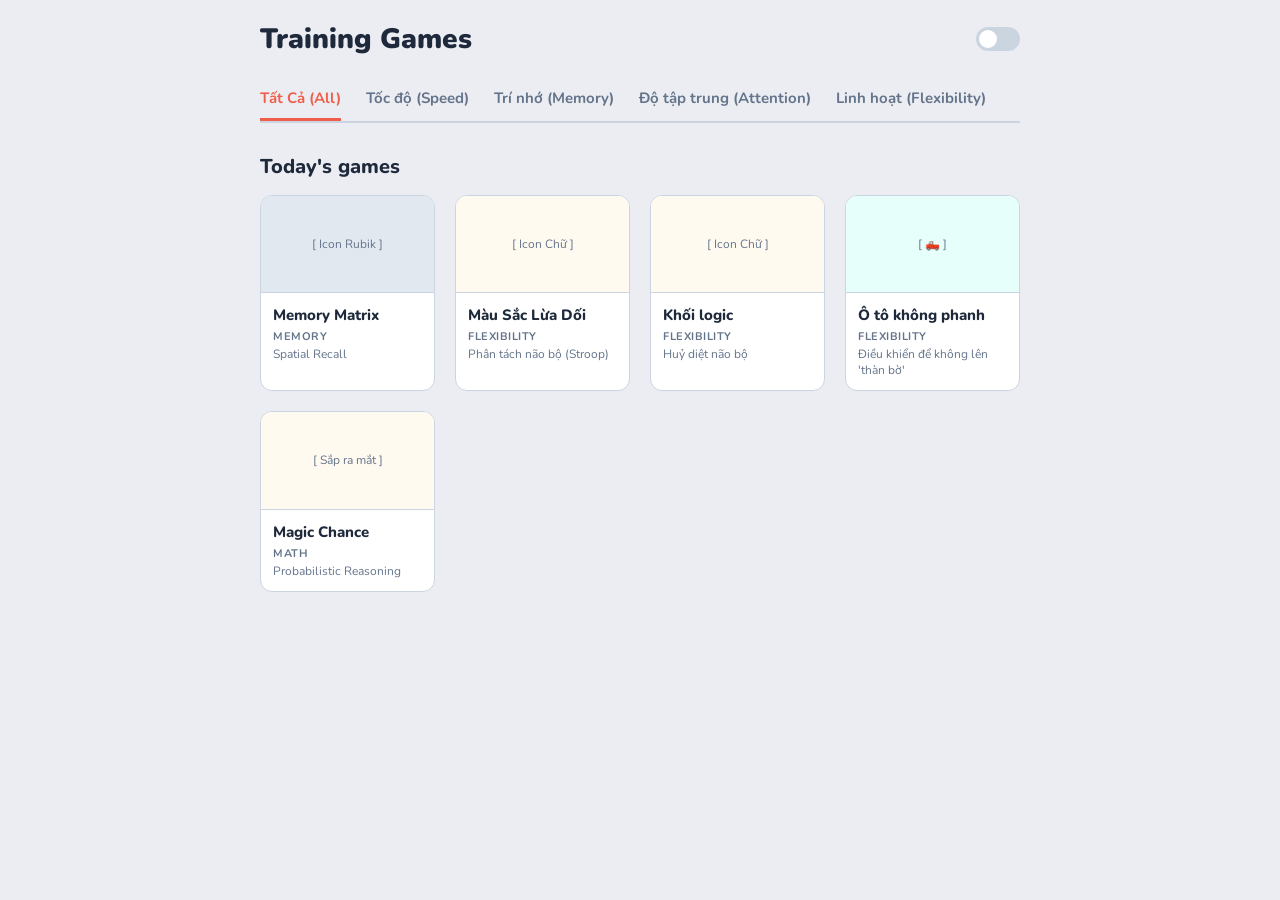
<file: index.html>
<!DOCTYPE html>
<html lang="vi">
<head>
    <meta charset="UTF-8">
    <meta name="viewport" content="width=device-width, initial-scale=1.0">
    <title>Hệ Thống Luyện Não Mô Đun</title>
    
    <!-- FILE CẤU HÌNH APP PWA -->
    <link rel="manifest" href="./manifest.json">
    <link rel="stylesheet" href="style.css">

    
</head>
<body>

    <!-- THANH HEADER (Gồm Tìm kiếm và Nút gạt sáng/tối) -->
    <header class="global-header">
        <div class="header-brand">Training Games</div>
        <div class="header-actions">
            <!-- Box search đẩy vào trong -->
            <!--<input type="text" class="search-box" placeholder="🔍 Bạn muốn tập gì?">-->
            
            <!-- Cần gạt Theme -->
            <label class="theme-switch" title="Chuyển chế độ Giao Diện">
                <input type="checkbox" id="theme-toggle">
                <span class="slider-round"></span>
            </label>
        </div>
    </header>

    <!-- MÀN HÌNH 1: DASHBOARD CHỌN GAME MỚI (LUMOSITY STYLE) -->
    <main id="menu-screen" class="screen active">
        
        <!-- Tabs Danh mục -->
        <div class="category-tabs">
            <div class="tab active">Tất Cả (All)</div>
            <div class="tab">Tốc độ (Speed)</div>
            <div class="tab">Trí nhớ (Memory)</div>
            <div class="tab">Độ tập trung (Attention)</div>
            <div class="tab">Linh hoạt (Flexibility)</div>
        </div>
        
        <!-- Các Thẻ Game -->
        <div class="game-dashboard">
            
            <div class="category-section">
                <h3 class="category-title">Today's games</h3>
                <div class="games-grid">
                    
                    <!-- Lệnh này sẽ gọi hàm openGame trong main.js -->
                    <div class="game-card" onclick="AppManager.openGame('tri-nho-co-dien')">
                        <div class="card-image-box">[ Icon Rubik ]</div>
                        <div class="card-info">
                            <div class="card-title">Memory Matrix</div>
                            <div class="card-desc">MEMORY</div>
                            <div class="card-sub-desc">Spatial Recall</div>
                        </div>
                    </div>

                    <div class="game-card" onclick="AppManager.openGame('mau-sac-lua-doi')">
    <div class="card-image-box" style="background:#fffaf0;">[ Icon Chữ ]</div>
    <div class="card-info">
        <div class="card-title">Màu Sắc Lừa Dối</div>
        <div class="card-desc">FLEXIBILITY</div>
        <div class="card-sub-desc">Phân tách não bộ (Stroop)</div>
    </div>
</div>

                    <div class="game-card" onclick="AppManager.openGame('cubic-logic')">
                        <div class="card-image-box" style="background:#fffaf0;">[ Icon Chữ ]</div>
                        <div class="card-info">
                            <div class="card-title">Khối logic</div>
                            <div class="card-desc">FLEXIBILITY</div>
                            <div class="card-sub-desc">Huỷ diệt não bộ</div>
                        </div>
                    </div>

                    
                    <div class="game-card" onclick="AppManager.openGame('o-to-khong-phanh')">
                        <div class="card-image-box" style="background:#e6fffa;">[ 🛻 ]</div>
                        <div class="card-info">
                            <div class="card-title">Ô tô không phanh</div>
                            <div class="card-desc">FLEXIBILITY</div>
                            <div class="card-sub-desc">Điều khiển để không lên 'thàn bờ'</div>
                        </div>
                    </div>

                    <div class="game-card">
                        <div class="card-image-box" style="background:#fffaf0;">[ Sắp ra mắt ]</div>
                        <div class="card-info">
                            <div class="card-title">Magic Chance</div>
                            <div class="card-desc">MATH</div>
                            <div class="card-sub-desc">Probabilistic Reasoning</div>
                        </div>
                    </div>

                </div>
            </div>

        </div> 
    </main>

    <!-- MÀN HÌNH 2: GIAO DIỆN KHI BẤM VÀO CHƠI MỘT GAME CON -->
    <main id="game-screen" class="screen hidden" style="position: relative;">
        <div class="game-status-bar">
            <div class="status-left">
                <button id="btn-pause-game" class="status-btn" title="Tạm dừng" onclick="window.GameInterface.showPauseMenu()">⏸</button>
            </div>
            </div>

        <div id="game-canvas"></div>

        <div id="pause-overlay" class="hidden">
            <div class="pause-menu">
                <h2 class="pause-title">TẠM DỪNG</h2>
                <div class="pause-actions">
                    <button class="btn-flat btn-pause-action" onclick="window.GameInterface.resumeGame()">▶ Tiếp tục</button>
                    <button class="btn-flat btn-pause-action" onclick="window.GameInterface.restartGame()">🔄 Chơi lại</button>
                    <button class="btn-flat btn-pause-action btn-danger" onclick="AppManager.quitGame(); window.GameInterface.hidePauseMenu();">🏠 Về Menu chính</button>
                </div>
            </div>
        </div>
    </main>

    <!-- TỆP ĐIỀU PHỐI (Chứa hàm đóng mở game) -->
    <script src="main.js"></script>

    <script>
        // 2. KÍCH HOẠT TÍNH NĂNG LIGHT/DARK THEME THÔNG MINH
        const toggleSwitch = document.getElementById('theme-toggle');
        
        // Bước 1: Kiểm tra xem User đã từng bấm lưu Theme trong Game chưa
        let currentTheme = localStorage.getItem('appTheme');

        // Bước 2: Nếu chưa từng lưu, tự động quét xem điện thoại/máy tính của họ đang để Dark Mode không
        if (!currentTheme) {
            const prefersDarkScheme = window.matchMedia('(prefers-color-scheme: dark)');
            currentTheme = prefersDarkScheme.matches ? 'dark' : 'light';
        }

        // Bước 3: Áp dụng Theme đã lấy được
        if (currentTheme === 'dark') {
            document.documentElement.setAttribute('data-theme', 'dark');
            toggleSwitch.checked = true;
        }

        // Bước 4: Lắng nghe sự kiện người dùng tự tay Gạt công tắc (Sẽ ưu tiên ghi nhớ lựa chọn này)
        toggleSwitch.addEventListener('change', function(e) {
            if (e.target.checked) {
                document.documentElement.setAttribute('data-theme', 'dark');
                localStorage.setItem('appTheme', 'dark');
            } else {
                document.documentElement.setAttribute('data-theme', 'light');
                localStorage.setItem('appTheme', 'light');
            }    
        });

        // Tùy chọn mở rộng: Lắng nghe nếu User đột ngột đổi Theme hệ thống khi đang mở App (Bỏ qua nếu họ đã tự gạt nút)
        window.matchMedia('(prefers-color-scheme: dark)').addEventListener('change', event => {
            if (!localStorage.getItem('appTheme')) {
                let newTheme = event.matches ? "dark" : "light";
                document.documentElement.setAttribute('data-theme', newTheme);
                toggleSwitch.checked = (newTheme === 'dark');
            }
        });

        // === 2. SERVICE WORKER PWA ===
        if ('serviceWorker' in navigator) {
            window.addEventListener('load', () => {
                navigator.serviceWorker.register('./sw.js')
                .then(() => console.log('PWA ServiceWorker hoạt động.'))
                .catch(err => console.log('Chạy local hoặc lỗi SW.'));
            });
        }

        // === 3. KIỂM TRA BẢN CẬP NHẬT TỪ ĐÁM MÂY (ĐÃ SỬA LỖI ĐƠ GAME) ===
        async function checkAppUpdate() {
            try {
                const response = await fetch('index.html?t=' + Date.now(), { method: 'HEAD' });
                const serverVersion = response.headers.get('Last-Modified') || response.headers.get('ETag');
                const localVersion = localStorage.getItem('app_live_version');

                if (serverVersion) {
                    if (!localVersion) {
                        localStorage.setItem('app_live_version', serverVersion);
                        return;
                    }

                    if (serverVersion !== localVersion) {
                        showUpdatePopup(serverVersion);
                    }
                }
            } catch (error) {
                console.log('Không thể check update (Có thể đang offline).');
            }
        }

        // Hàm vẽ giao diện chuẩn Mobile/Desktop Không phá layout
        function showUpdatePopup(newVersionSignature) {
            if (document.getElementById('pwa-update-alert')) return;

            const popup = document.createElement('div');
            popup.id = 'pwa-update-alert';
            // Cấp phép Position Fixed cho lớp bọc ngoài cùng để không phá Flexbox của Body
            popup.style.cssText = "position: fixed; bottom: 30px; left: 50%; transform: translateX(-50%); z-index: 99999; width: 90%; max-width: 340px;";

            popup.innerHTML = `
                <div style="background-color: var(--bg-card); color: var(--text-dark); border: 1px solid var(--border-line); border-radius: var(--radius-main); box-shadow: 0 15px 35px rgba(0,0,0,0.25); padding: 20px; display: flex; flex-direction: column; gap: 8px;">
                    <div style="font-size: 16px; font-weight: 900; color: var(--text-dark);">🚀 Hệ thống có bản nâng cấp!</div>
                    <div style="font-size: 13px; color: var(--text-muted); line-height: 1.5; margin-bottom: 10px;">Lộc vừa đẩy lên một tính năng mới. Làm mới hệ thống ngay để trải nghiệm nhé?</div>
                    
                    <div style="display: flex; gap: 10px; justify-content: flex-end;">
                        <button id="btn-skip-update" style="background: transparent; color: var(--text-muted); border: 1px solid var(--border-line); padding: 8px 16px; border-radius: 6px; font-size: 13px; font-weight: 700; cursor: pointer; outline: none; transition: 0.2s;">Để sau</button>
                        <button id="btn-reload-app" style="background: var(--primary-color); color: #fff; border: none; padding: 8px 16px; border-radius: 6px; font-size: 13px; font-weight: 800; cursor: pointer; outline: none; box-shadow: 0 4px 10px rgba(0,0,0,0.15); transition: 0.2s;">🔄 Làm mới ngay</button>
                    </div>
                </div>
            `;
            document.body.appendChild(popup);

            // Nút: Làm Mới (Cập nhật)
            const btnReload = document.getElementById('btn-reload-app');
            btnReload.addEventListener('click', async () => {
                // Đổi chữ trên nút để user không bấm 2 lần
                btnReload.innerText = "Đang dọn dẹp...";
                btnReload.style.opacity = "0.7";
                
                try {
                    // Dọn bộ nhớ đệm
                    if ('caches' in window) {
                        const cacheNames = await caches.keys();
                        await Promise.all(cacheNames.map(name => caches.delete(name)));
                    }
                } catch(e) {} // Bỏ qua nếu có lỗi quyền để ép tải lại
                
                // Lưu chữ ký bản mới
                localStorage.setItem('app_live_version', newVersionSignature);
                
                // Xóa tham số cache và tải lại trang gốc
                window.location.href = window.location.origin + window.location.pathname; 
            });

            // Nút: Bỏ Qua
            document.getElementById('btn-skip-update').addEventListener('click', () => {
                popup.remove();
            });
        }

        // Chạy lúc load web
        checkAppUpdate();
    </script>
</body>
</html>
</file>
<file: style.css>
/* ========================================================
    HỆ THỐNG GIAO DIỆN LIGHT/DARK THEME ĐỘNG CỦA LỘC
   ======================================================== */
@import url('https://fonts.googleapis.com/css2?family=Nunito:wght=400;600;700;800;900&display=swap');

/* --- LIGHT THEME (MẶC ĐỊNH) --- */
:root {
    /* --bg-main: #f4f6f8;         
    --bg-card: #ffffff;         
    --border-line: #e2e8f0;     
    --text-dark: #2d3748;       
    --text-muted: #718096;      
    --primary-color: #f05e4b;   
    --primary-hover: #d94e3c;
    --img-placeholder: #edf2f7; 
    --radius-main: 12px; */

    /* Màu mới */
    --bg-main: #ebedf2;         /* 🟢 Hạ thấp xuống màu xám nhẹ để Card trắng #fff tự nổi bật lên */
        --bg-card: #ffffff;         /* Giữ nguyên trắng tinh khôi */
        --border-line: #cbd5e1;     /* 🟢 Làm đậm viền một chút để phân chia khối rõ ràng hơn */
        --text-dark: #1e293b;       /* 🟢 Chuyển sang xanh đen Slate đậm, nhìn cực sang và dễ đọc */
        --text-muted: #64748b;      /* Xám mờ của hệ màu hiện đại */
        --primary-color: #f05e4b;   /* Màu cam gốc của bạn */
        --primary-hover: #d94e3c;
        --img-placeholder: #e2e8f0;
        --radius-main: 12px;
}

/* --- DARK THEME (Sử dụng đúng màu Icon gốc của Lộc) --- */
[data-theme="dark"] {
    --bg-main: #2b2c31;         
    --bg-card: #1d1e21;         
    --border-line: #3e3835;     
    --text-dark: #f5f5f5;       
    --text-muted: #a4a5aa;      
    --primary-color: #ff7455;   
    --primary-hover: #ff8b71;  /* Màu nút khi di chuột qua ở chế độ tối */
    --img-placeholder: #2a2a30; 
}

* { 
    box-sizing: border-box; 
    margin: 0; 
    padding: 0; 
    font-family: 'Nunito', sans-serif; 
}

body {
    background-color: var(--bg-main);
    color: var(--text-dark);
    display: flex; 
    flex-direction: column; 
    align-items: center; 
    min-height: 100vh;
    transition: background-color 0.3s ease, color 0.3s ease; 
}

/* --- HEADER MỚI CÓ THANH TÌM KIẾM & NÚT GẠT --- */
.global-header {
    width: 100%; 
    max-width: 800px;
    display: flex; 
    justify-content: space-between; 
    align-items: center;
    padding: 20px;
}
.header-brand { 
    font-size: 28px; 
    font-weight: 900; 
    color: var(--text-dark); 
    transition: color 0.3s ease; 
}

.header-actions { 
    display: flex; 
    align-items: center; 
    gap: 15px; 
}
.search-box {
    padding: 10px 15px; 
    border-radius: 20px; 
    border: 1px solid var(--border-line);
    background-color: var(--bg-card); 
    color: var(--text-dark);
    font-size: 14px; 
    outline: none; 
    transition: all 0.3s ease;
}
.search-box::placeholder { 
    color: var(--text-muted); 
}

/* Nút Gạt Theme Trắng/Đen */
.theme-switch { 
    position: relative; 
    display: inline-block; 
    width: 44px; 
    height: 24px; 
}
.theme-switch input { 
    opacity: 0; 
    width: 0; 
    height: 0; 
}
.slider-round {
    position: absolute; 
    cursor: pointer; 
    top: 0; left: 0; right: 0; bottom: 0;
    background-color: #cbd5e0; 
    transition: .4s; 
    border-radius: 34px;
}
.slider-round:before {
    position: absolute; 
    content: ""; 
    height: 18px; 
    width: 18px;
    left: 3px; 
    bottom: 3px; 
    background-color: white; 
    transition: .4s; 
    border-radius: 50%;
}
input:checked + .slider-round { 
    background-color: var(--primary-color); 
}
input:checked + .slider-round:before { 
    transform: translateX(20px); 
}

/* --- QUẢN LÝ MÀN HÌNH --- */
.screen { 
    width: 100%; 
    max-width: 800px; 
    padding: 10px 20px 40px 20px; 
    display: flex; 
    flex-direction: column; 
}
.hidden { 
    display: none !important; 
}
.active { 
    display: flex !important; 
}

/* --- MENU PHÂN LOẠI (TABS) --- */
.category-tabs { 
    display: flex; 
    gap: 25px; 
    margin-bottom: 30px; 
    overflow-x: auto; 
    border-bottom: 2px solid var(--border-line); 
}
.category-tabs::-webkit-scrollbar { 
    display: none; 
}
.tab { 
    font-weight: 700; 
    font-size: 15px; 
    color: var(--text-muted); 
    padding-bottom: 10px; 
    cursor: pointer; 
    white-space: nowrap; 
    border-bottom: 3px solid transparent; 
    transition: 0.2s; 
}
.tab.active { 
    color: var(--primary-color); 
    border-bottom: 3px solid var(--primary-color); 
}
.tab:hover:not(.active) { 
    color: var(--text-dark); 
}

/* --- VÙNG HIỂN THỊ CARD GAME DẠNG LƯỚI --- */
.category-section { 
    margin-bottom: 40px; 
}
.category-title { 
    font-size: 20px; 
    font-weight: 800; 
    margin-bottom: 15px; 
    color: var(--text-dark); 
    transition: color 0.3s ease; 
}
.games-grid { 
    display: grid; 
    grid-template-columns: repeat(auto-fill, minmax(160px, 1fr)); 
    gap: 20px; 
}

.game-card { 
    background-color: var(--bg-card); 
    border-radius: var(--radius-main); 
    cursor: pointer; 
    transition: transform 0.2s, box-shadow 0.2s, background-color 0.3s, border-color 0.3s; 
    overflow: hidden; 
    border: 1px solid var(--border-line); 
}
.game-card:hover { 
    transform: translateY(-5px); 
    box-shadow: 0 10px 20px rgba(0,0,0,0.08); 
}
[data-theme="dark"] .game-card:hover { 
    box-shadow: 0 10px 20px rgba(0,0,0,0.4); 
} 

/* Ảnh Thumbnail Thẻ Game (Đã tối ưu theo tỷ lệ 16:9 của Lộc) */
.card-image-box { 
    width: 100%; 
    aspect-ratio: 16 / 9; 
    background-color: var(--img-placeholder); 
    display: flex; 
    align-items: center; 
    justify-content: center; 
    font-size: 12px; 
    color: var(--text-muted); 
    border-bottom: 1px solid var(--border-line); 
    transition: all 0.3s ease;
    overflow: hidden;
}
.card-thumb {
    width: 100%;
    height: 100%;
    object-fit: cover;
    object-position: center;
    display: block;
}

.card-info { 
    padding: 12px; 
}
.card-title { 
    font-size: 15px; 
    font-weight: 800; 
    color: var(--text-dark); 
    margin-bottom: 4px; 
    transition: color 0.3s ease;
}
.card-desc { 
    font-size: 11px; 
    font-weight: 700; 
    text-transform: uppercase; 
    color: var(--text-muted); 
    letter-spacing: 0.5px; 
}
.card-sub-desc { 
    font-size: 12px; 
    color: var(--text-muted); 
    margin-top: 2px; 
}

/* Nút bấm phẳng đồng bộ hệ thống (Flat Button) */
.btn-flat {
    background-color: var(--primary-color);
    color: #ffffff;
    border: none;
    border-radius: 6px;
    padding: 10px 20px;
    font-weight: 700;
    font-size: 14px;
    cursor: pointer;
    transition: background-color 0.2s, transform 0.1s;
}
.btn-flat:hover {
    background-color: var(--primary-hover);
}
.btn-flat:active {
    transform: scale(0.97);
}

/* --- VÙNG SÂN CHƠI LÚC BẤM VÀO MỘT GAME CON --- */
#game-canvas { 
    width: 100%; 
    background-color: var(--bg-card); /* Đổi từ màu tối cố định sang màu động theo Theme */
    border-radius: var(--radius-main); 
    box-shadow: 0 10px 30px rgba(0, 0, 0, 0.05); 
    display: flex; 
    flex-direction: column; 
    position: relative; 
    overflow: hidden; 
    border: 1px solid var(--border-line);
    transition: background-color 0.3s ease, border-color 0.3s ease;
}
[data-theme="dark"] #game-canvas {
    box-shadow: 0 20px 40px rgba(0, 0, 0, 0.4);
}

.game-toolbar { 
    width: 100%; 
    display: flex; 
    justify-content: space-between; 
    margin-bottom: 15px; 
}
.btn-back { 
    background-color: var(--primary-color); 
    color: white; 
    border: none; 
    border-radius: 6px; 
    padding: 8px 16px; 
    font-weight: 800; 
    font-size: 13px; 
    cursor: pointer; 
    transition: background-color 0.2s, transform 0.1s; 
    display: flex; 
    align-items: center; 
    gap: 5px; 
}
.btn-back:hover {
    background-color: var(--primary-hover);
}
.btn-back:active { 
    transform: scale(0.95); 
}



/* ========================================================
   THANH THÔNG SỐ GAME ĐỒNG NHẤT (GLOBAL STATUS BAR)
   ======================================================== */

.game-status-bar {
    width: 100%;
    display: flex;
    justify-content: space-between;
    align-items: center;
    
    /* Sử dụng các biến màu hệ thống để tự động đổi màu Trắng/Đen */
    background-color: var(--bg-card);
    border: 1px solid var(--border-line);
    border-bottom: none; /* Bỏ viền dưới để liền mạch với canvas bên dưới */
    
    /* Bo góc góc trên để khớp với bo góc hệ thống */
    border-top-left-radius: var(--radius-main);
    border-top-right-radius: var(--radius-main);
    
    padding: 12px 20px;
    transition: background-color 0.3s ease, border-color 0.3s ease;
}

/* Ép lại khung chơi game bên dưới để không bị bo góc phía trên (tránh bị hở nền) */
#game-canvas {
    border-top-left-radius: 0px !important;
    border-top-right-radius: 0px !important;
    border-top: none !important; /* Tránh bị trùng 2 đường viền liên tiếp */
}

/* --- CẤU TRÚC BÊN TRONG --- */
.status-left {
    display: flex;
    align-items: center;
}

.status-right {
    display: flex;
    align-items: center;
    gap: 25px; /* Khoảng cách rộng rãi giữa Time, Score và Mạng */
}

/* --- NÚT TẠM DỪNG (FLAT STYLE) --- */
.status-btn {
    background: transparent;
    border: none;
    color: var(--primary-color);
    font-size: 16px;
    font-weight: 900;
    cursor: pointer;
    padding: 4px 8px;
    transition: transform 0.1s ease;
}
.status-btn:active {
    transform: scale(0.85); /* Hiệu ứng nhấn nút lún xuống */
}

/* --- CÁC Ô HIỂN THỊ CHỮ (TIME, SCORE) --- */
.status-item {
    font-size: 14px;
    font-weight: 800; /* Nét chữ đậm chuẩn hệ thống */
    color: var(--text-dark);
    letter-spacing: 0.5px;
}

.status-item span {
    color: var(--primary-color); /* Làm nổi bật các con số bằng màu Cam/Đỏ thương hiệu */
}

/* --- HỆ THỐNG CHẤM TRÒN HIỂN THỊ MẠNG (LIVES DẠNG FLAT) --- */
.status-lives {
    display: flex;
    gap: 6px;
    align-items: center;
}

/* Chấm tròn khi bị mất mạng (Màu xám mờ) */
.status-lives .dot {
    width: 10px;
    height: 10px;
    border-radius: 50%;
    background-color: var(--border-line); 
    transition: background-color 0.2s ease;
}

/* Chấm tròn khi còn mạng (Sáng màu Cam/Đỏ) */
.status-lives .dot.active {
    background-color: var(--primary-color);
}
/* ========================================================
   MENU TẠM DỪNG GAME (PAUSE OVERLAY)
   ======================================================== */
#pause-overlay {
    position: absolute; /* Gắn chặt vào không gian của #game-screen */
    top: 0; left: 0; 
    width: 100%; height: 100%;
    background-color: rgba(0, 0, 0, 0.6); /* Màng sương mù đen mờ */
    backdrop-filter: blur(5px); /* Hiệu ứng làm mờ game phía sau cực nghệ */
    z-index: 999;
    display: flex;
    align-items: center;
    justify-content: center;
    border-radius: var(--radius-main); /* Bo góc khớp với khung hệ thống */
}

#pause-overlay.hidden {
    display: none !important;
}

/* Khung Menu phẳng */
.pause-menu {
    background-color: var(--bg-card);
    border: 1px solid var(--border-line);
    padding: 30px 25px;
    border-radius: var(--radius-main);
    width: 85%;
    max-width: 320px;
    text-align: center;
    box-shadow: 0 25px 50px rgba(0, 0, 0, 0.3);
    display: flex;
    flex-direction: column;
    gap: 20px;
}

.pause-title {
    color: var(--text-dark);
    font-size: 22px;
    font-weight: 900;
    letter-spacing: 1px;
}

.pause-actions {
    display: flex;
    flex-direction: column;
    gap: 12px;
}

/* Biến tấu nút phẳng cho Menu */
.btn-pause-action {
    width: 100%;
    padding: 14px;
    font-size: 15px;
}

/* Nút thoát nguy hiểm (Màu xám/viền) */
.btn-danger {
    background-color: transparent;
    color: var(--text-muted);
    border: 2px solid var(--border-line);
}
.btn-danger:hover {
    background-color: var(--border-line);
    color: var(--text-dark);
}
</file>
